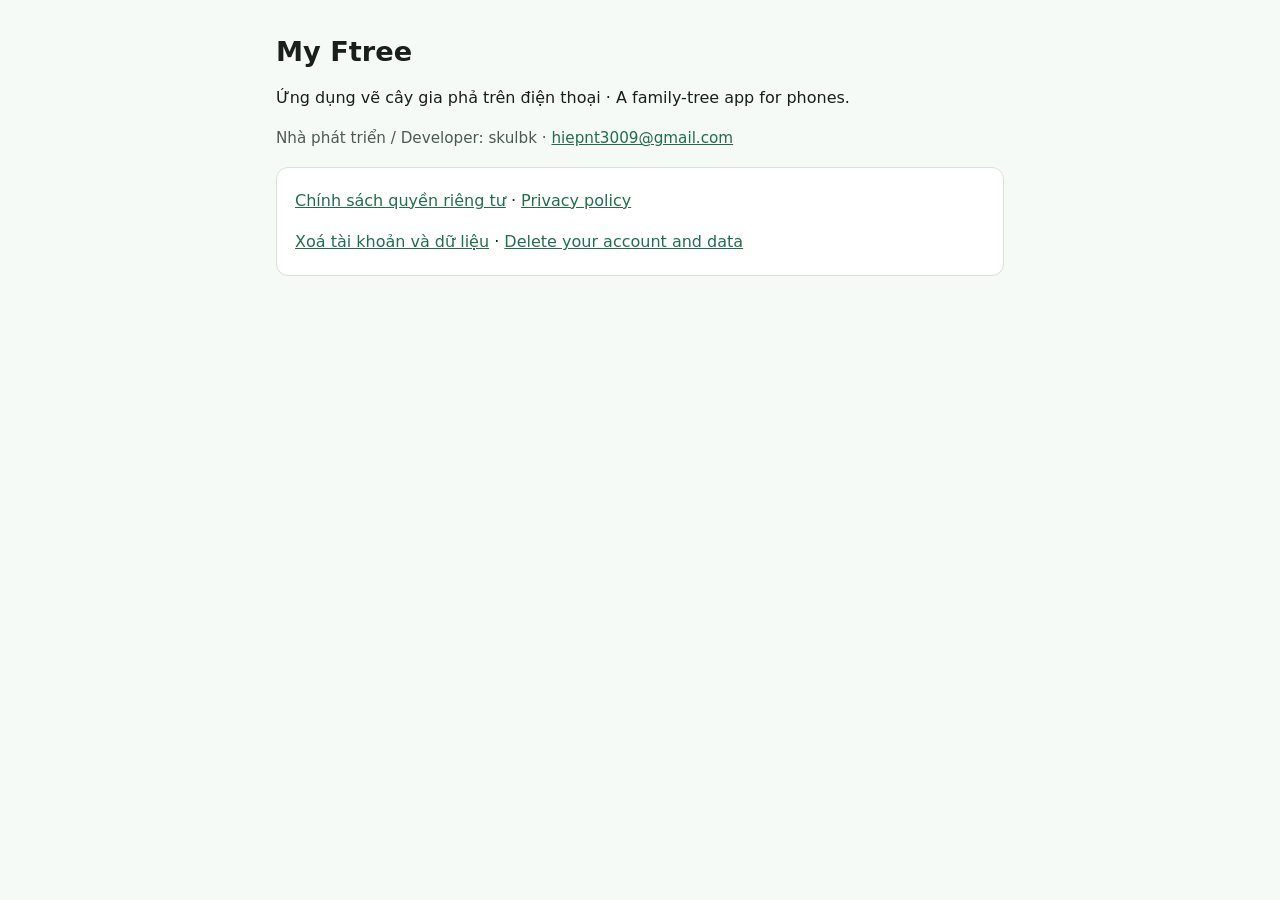
<file: index.html>
<!doctype html>
<html lang="vi">
<head>
<meta charset="utf-8">
<meta name="viewport" content="width=device-width, initial-scale=1">
<title>My Ftree</title>
<meta name="description" content="My Ftree – ứng dụng vẽ cây gia phả / family tree app">
<link rel="stylesheet" href="style.css">
</head>
<body>
<main>
<h1>My Ftree</h1>
<p>Ứng dụng vẽ cây gia phả trên điện thoại · A family-tree app for phones.</p>
<p class="meta">Nhà phát triển / Developer: skulbk · <a href="mailto:hiepnt3009@gmail.com">hiepnt3009@gmail.com</a></p>
<div class="card">
<p><a href="privacy.html">Chính sách quyền riêng tư</a> · <a href="privacy.html#en">Privacy policy</a></p>
<p><a href="delete-account.html">Xoá tài khoản và dữ liệu</a> · <a href="delete-account.html#en">Delete your account and data</a></p>
</div>
</main>
</body>
</html>
</file>
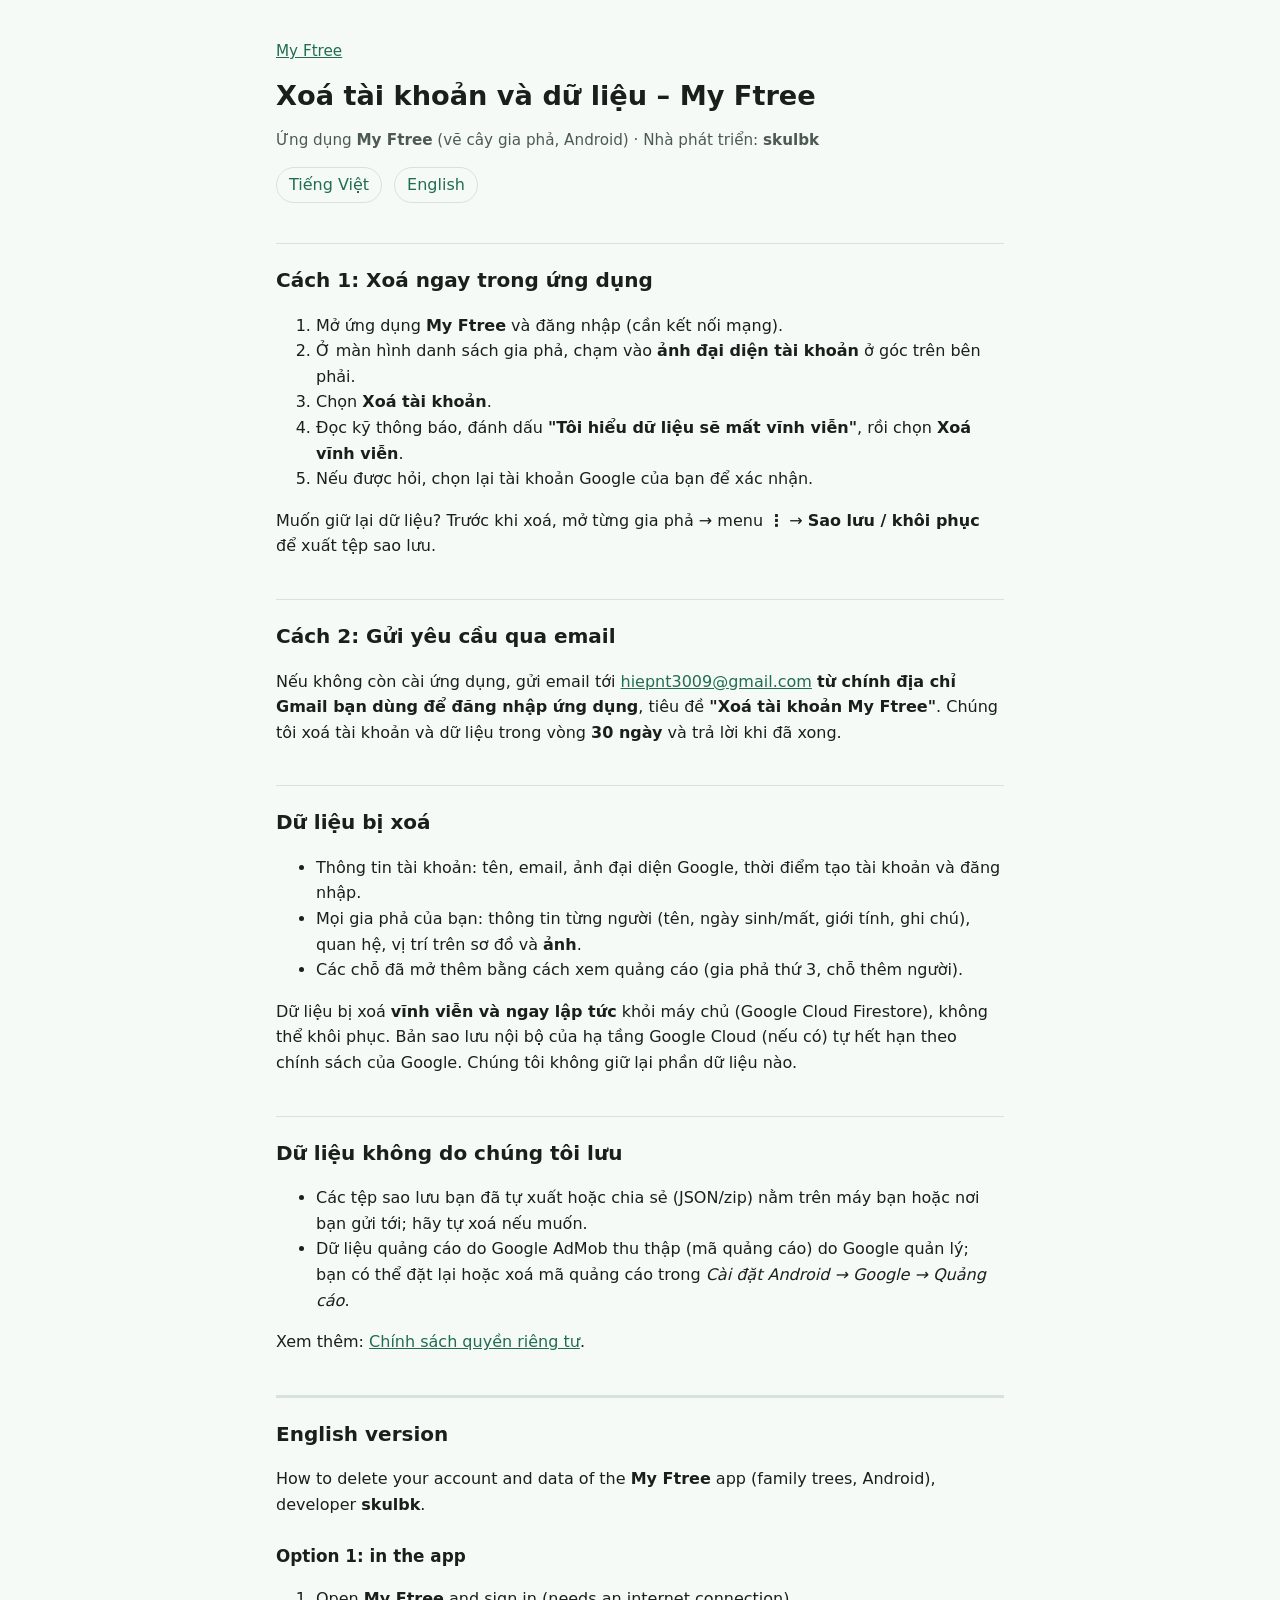
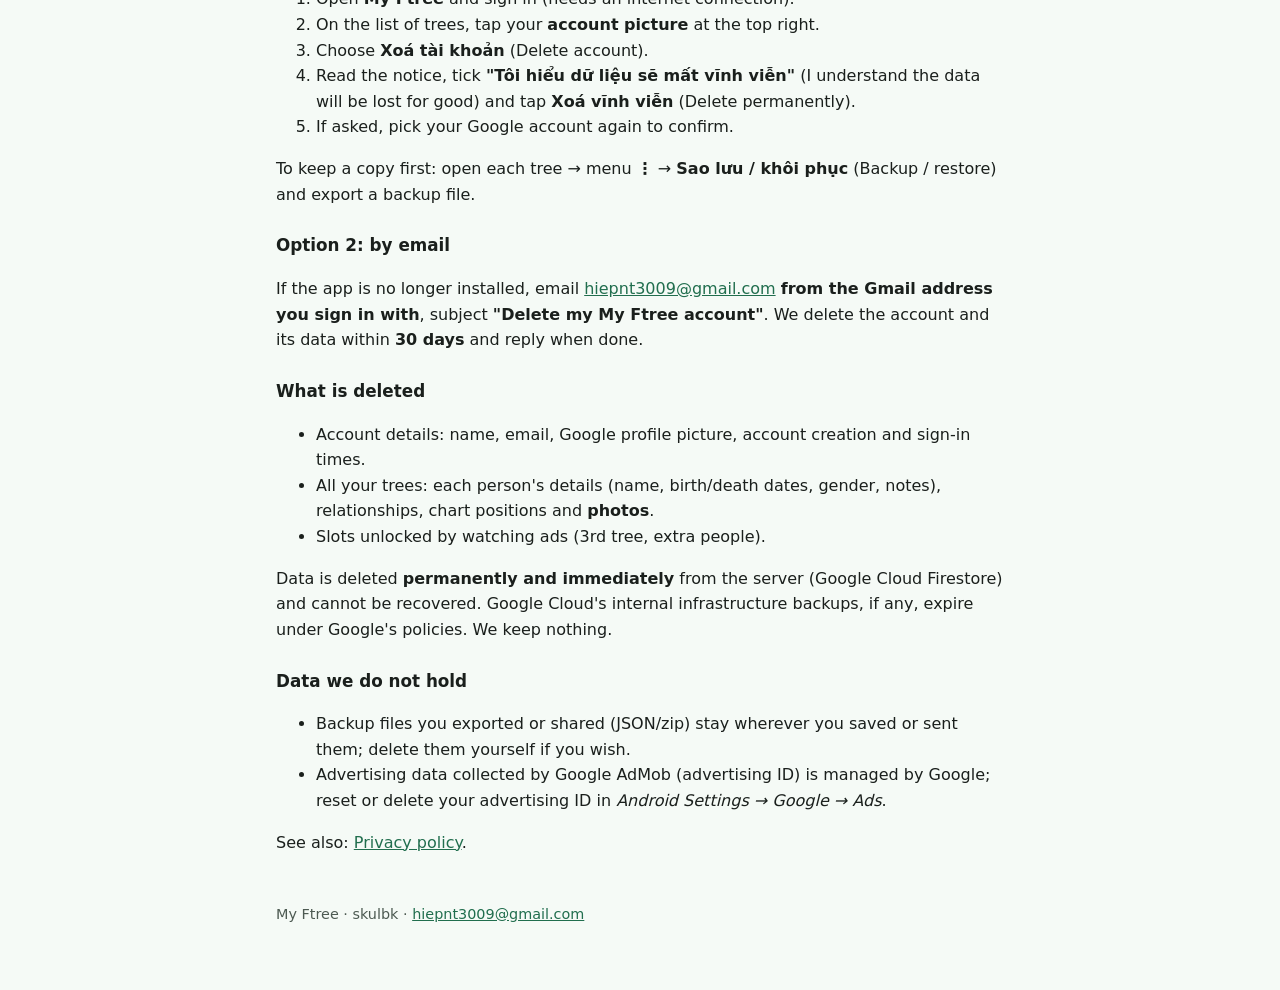
<file: delete-account.html>
<!doctype html>
<html lang="vi">
<head>
<meta charset="utf-8">
<meta name="viewport" content="width=device-width, initial-scale=1">
<title>Xoá tài khoản – My Ftree</title>
<meta name="description" content="Cách xoá tài khoản và dữ liệu của ứng dụng My Ftree / How to delete your My Ftree account and data">
<link rel="stylesheet" href="style.css">
</head>
<body>
<main>
<p class="meta"><a href="./">My Ftree</a></p>
<h1>Xoá tài khoản và dữ liệu – My Ftree</h1>
<p class="meta">Ứng dụng <strong>My Ftree</strong> (vẽ cây gia phả, Android) · Nhà phát triển: <strong>skulbk</strong></p>
<nav class="lang"><a href="#vi">Tiếng Việt</a><a href="#en">English</a></nav>

<section id="vi" lang="vi">
<h2>Cách 1: Xoá ngay trong ứng dụng</h2>
<ol>
<li>Mở ứng dụng <strong>My Ftree</strong> và đăng nhập (cần kết nối mạng).</li>
<li>Ở màn hình danh sách gia phả, chạm vào <strong>ảnh đại diện tài khoản</strong> ở góc trên bên phải.</li>
<li>Chọn <strong>Xoá tài khoản</strong>.</li>
<li>Đọc kỹ thông báo, đánh dấu <strong>"Tôi hiểu dữ liệu sẽ mất vĩnh viễn"</strong>, rồi chọn <strong>Xoá vĩnh viễn</strong>.</li>
<li>Nếu được hỏi, chọn lại tài khoản Google của bạn để xác nhận.</li>
</ol>
<p>Muốn giữ lại dữ liệu? Trước khi xoá, mở từng gia phả → menu <strong>⋮</strong> → <strong>Sao lưu / khôi phục</strong> để xuất tệp sao lưu.</p>

<h2>Cách 2: Gửi yêu cầu qua email</h2>
<p>Nếu không còn cài ứng dụng, gửi email tới <a href="mailto:hiepnt3009@gmail.com?subject=X%C3%B3a%20t%C3%A0i%20kho%E1%BA%A3n%20My%20Ftree">hiepnt3009@gmail.com</a> <strong>từ chính địa chỉ Gmail bạn dùng để đăng nhập ứng dụng</strong>, tiêu đề <strong>"Xoá tài khoản My Ftree"</strong>. Chúng tôi xoá tài khoản và dữ liệu trong vòng <strong>30 ngày</strong> và trả lời khi đã xong.</p>

<h2>Dữ liệu bị xoá</h2>
<ul>
<li>Thông tin tài khoản: tên, email, ảnh đại diện Google, thời điểm tạo tài khoản và đăng nhập.</li>
<li>Mọi gia phả của bạn: thông tin từng người (tên, ngày sinh/mất, giới tính, ghi chú), quan hệ, vị trí trên sơ đồ và <strong>ảnh</strong>.</li>
<li>Các chỗ đã mở thêm bằng cách xem quảng cáo (gia phả thứ 3, chỗ thêm người).</li>
</ul>
<p>Dữ liệu bị xoá <strong>vĩnh viễn và ngay lập tức</strong> khỏi máy chủ (Google Cloud Firestore), không thể khôi phục. Bản sao lưu nội bộ của hạ tầng Google Cloud (nếu có) tự hết hạn theo chính sách của Google. Chúng tôi không giữ lại phần dữ liệu nào.</p>

<h2>Dữ liệu không do chúng tôi lưu</h2>
<ul>
<li>Các tệp sao lưu bạn đã tự xuất hoặc chia sẻ (JSON/zip) nằm trên máy bạn hoặc nơi bạn gửi tới; hãy tự xoá nếu muốn.</li>
<li>Dữ liệu quảng cáo do Google AdMob thu thập (mã quảng cáo) do Google quản lý; bạn có thể đặt lại hoặc xoá mã quảng cáo trong <em>Cài đặt Android → Google → Quảng cáo</em>.</li>
</ul>
<p>Xem thêm: <a href="privacy.html">Chính sách quyền riêng tư</a>.</p>
</section>

<section id="en" lang="en">
<h2 style="border-top-width:3px">English version</h2>
<p>How to delete your account and data of the <strong>My Ftree</strong> app (family trees, Android), developer <strong>skulbk</strong>.</p>
<h3>Option 1: in the app</h3>
<ol>
<li>Open <strong>My Ftree</strong> and sign in (needs an internet connection).</li>
<li>On the list of trees, tap your <strong>account picture</strong> at the top right.</li>
<li>Choose <strong>Xoá tài khoản</strong> (Delete account).</li>
<li>Read the notice, tick <strong>"Tôi hiểu dữ liệu sẽ mất vĩnh viễn"</strong> (I understand the data will be lost for good) and tap <strong>Xoá vĩnh viễn</strong> (Delete permanently).</li>
<li>If asked, pick your Google account again to confirm.</li>
</ol>
<p>To keep a copy first: open each tree → menu <strong>⋮</strong> → <strong>Sao lưu / khôi phục</strong> (Backup / restore) and export a backup file.</p>
<h3>Option 2: by email</h3>
<p>If the app is no longer installed, email <a href="mailto:hiepnt3009@gmail.com?subject=Delete%20my%20My%20Ftree%20account">hiepnt3009@gmail.com</a> <strong>from the Gmail address you sign in with</strong>, subject <strong>"Delete my My Ftree account"</strong>. We delete the account and its data within <strong>30 days</strong> and reply when done.</p>
<h3>What is deleted</h3>
<ul>
<li>Account details: name, email, Google profile picture, account creation and sign-in times.</li>
<li>All your trees: each person's details (name, birth/death dates, gender, notes), relationships, chart positions and <strong>photos</strong>.</li>
<li>Slots unlocked by watching ads (3rd tree, extra people).</li>
</ul>
<p>Data is deleted <strong>permanently and immediately</strong> from the server (Google Cloud Firestore) and cannot be recovered. Google Cloud's internal infrastructure backups, if any, expire under Google's policies. We keep nothing.</p>
<h3>Data we do not hold</h3>
<ul>
<li>Backup files you exported or shared (JSON/zip) stay wherever you saved or sent them; delete them yourself if you wish.</li>
<li>Advertising data collected by Google AdMob (advertising ID) is managed by Google; reset or delete your advertising ID in <em>Android Settings → Google → Ads</em>.</li>
</ul>
<p>See also: <a href="privacy.html#en">Privacy policy</a>.</p>
</section>

<footer>My Ftree · skulbk · <a href="mailto:hiepnt3009@gmail.com">hiepnt3009@gmail.com</a></footer>
</main>
</body>
</html>
</file>
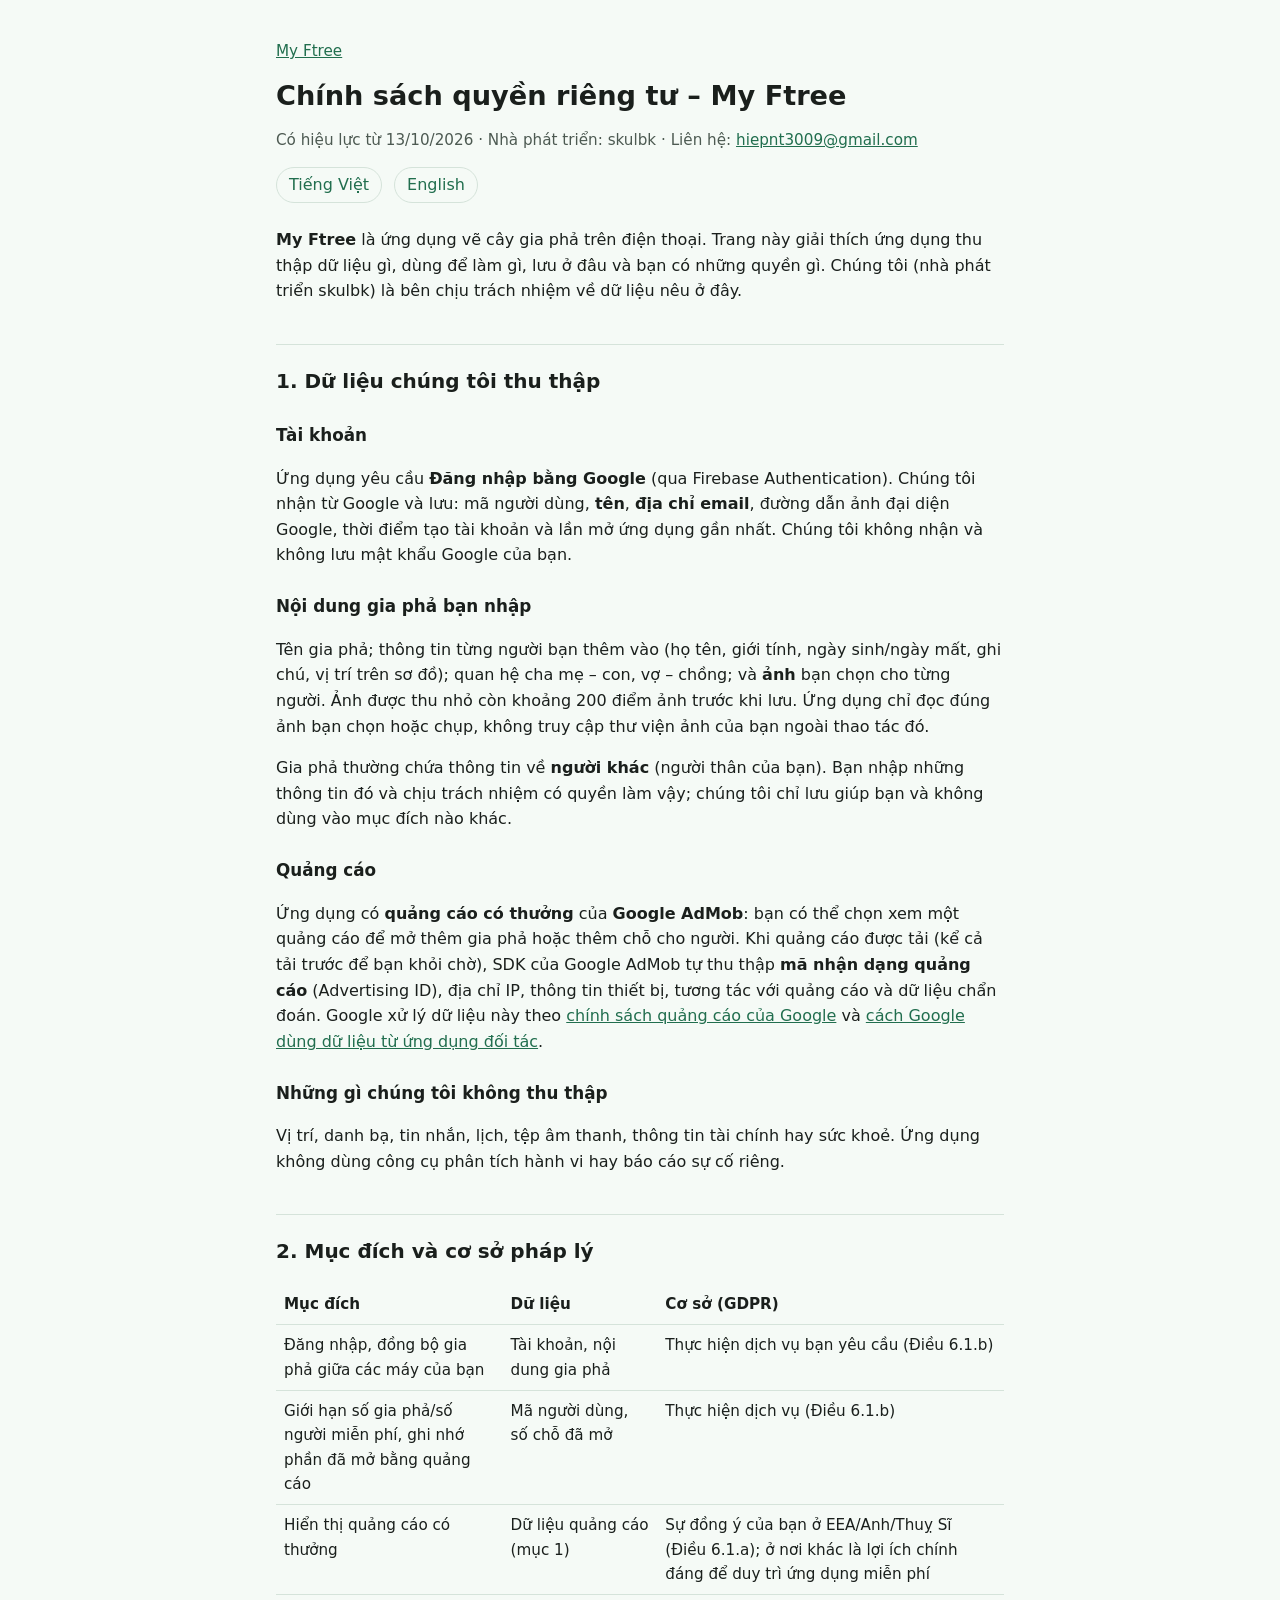
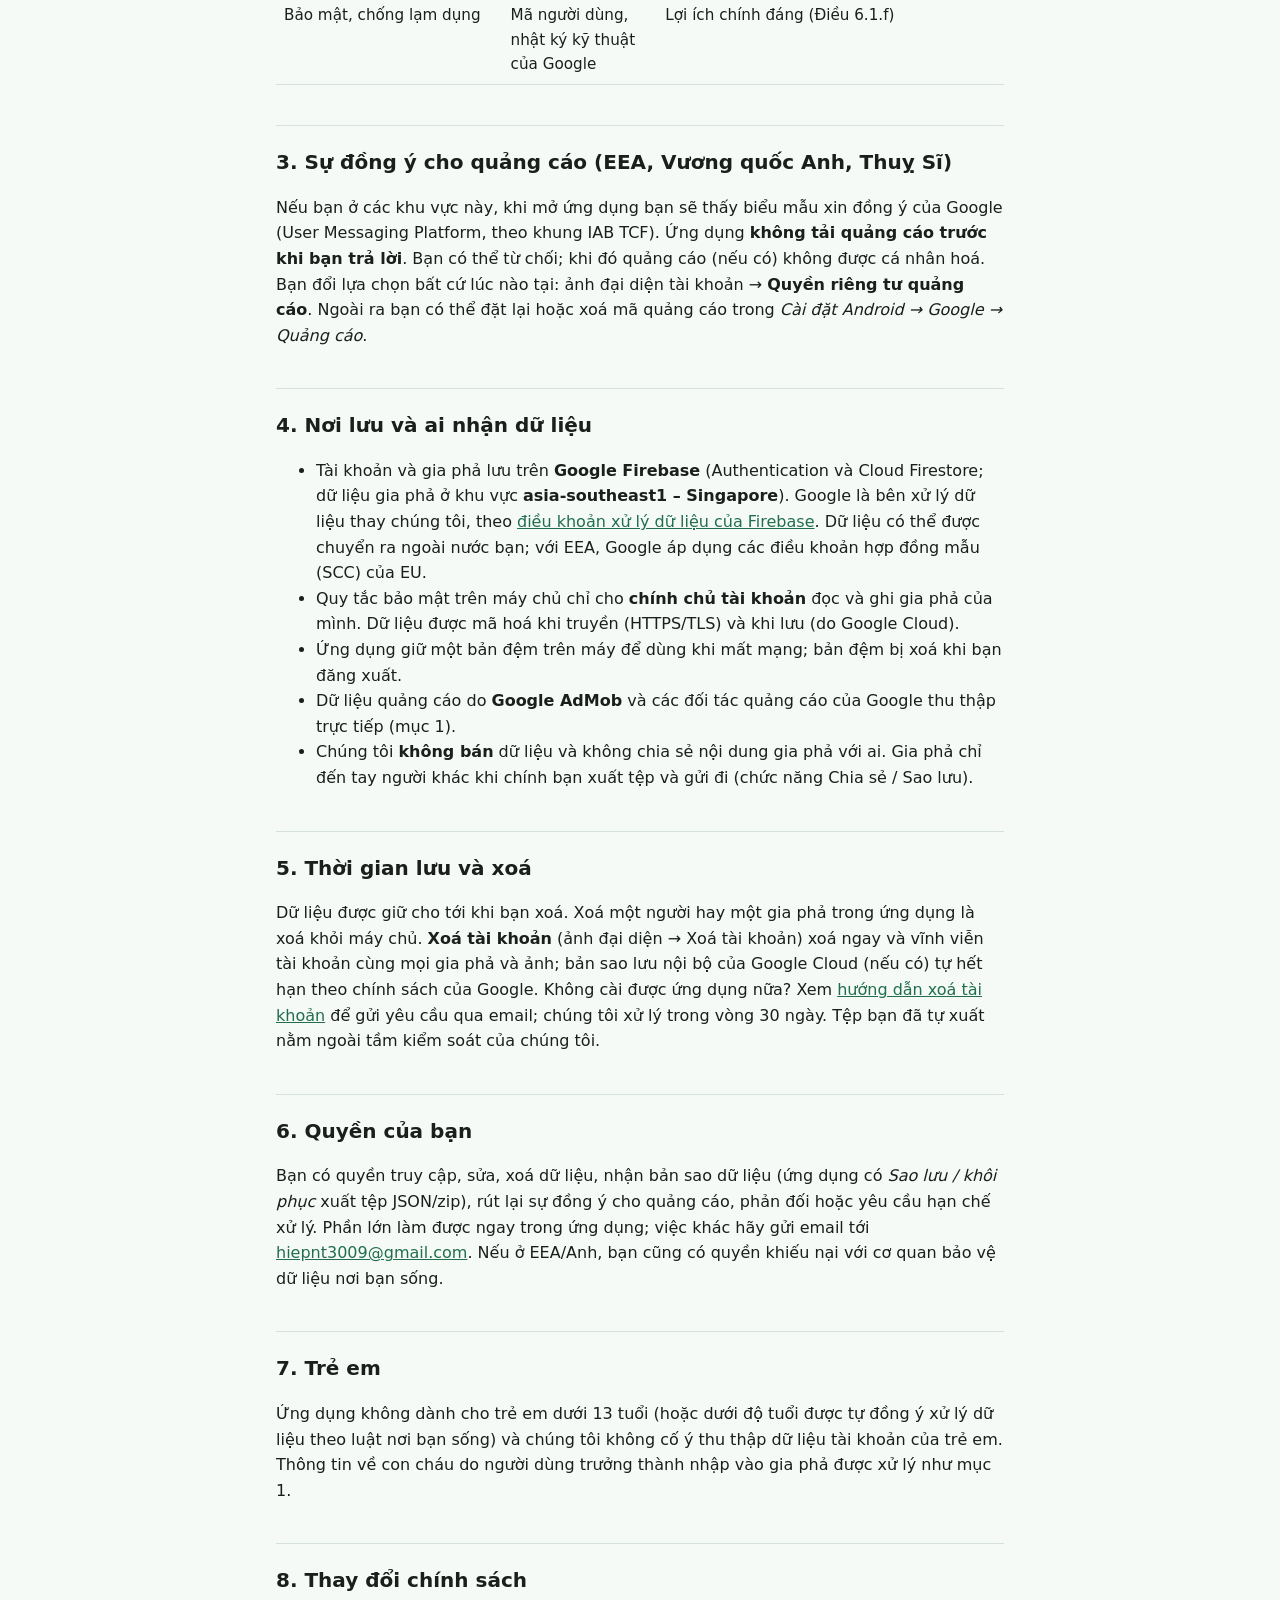
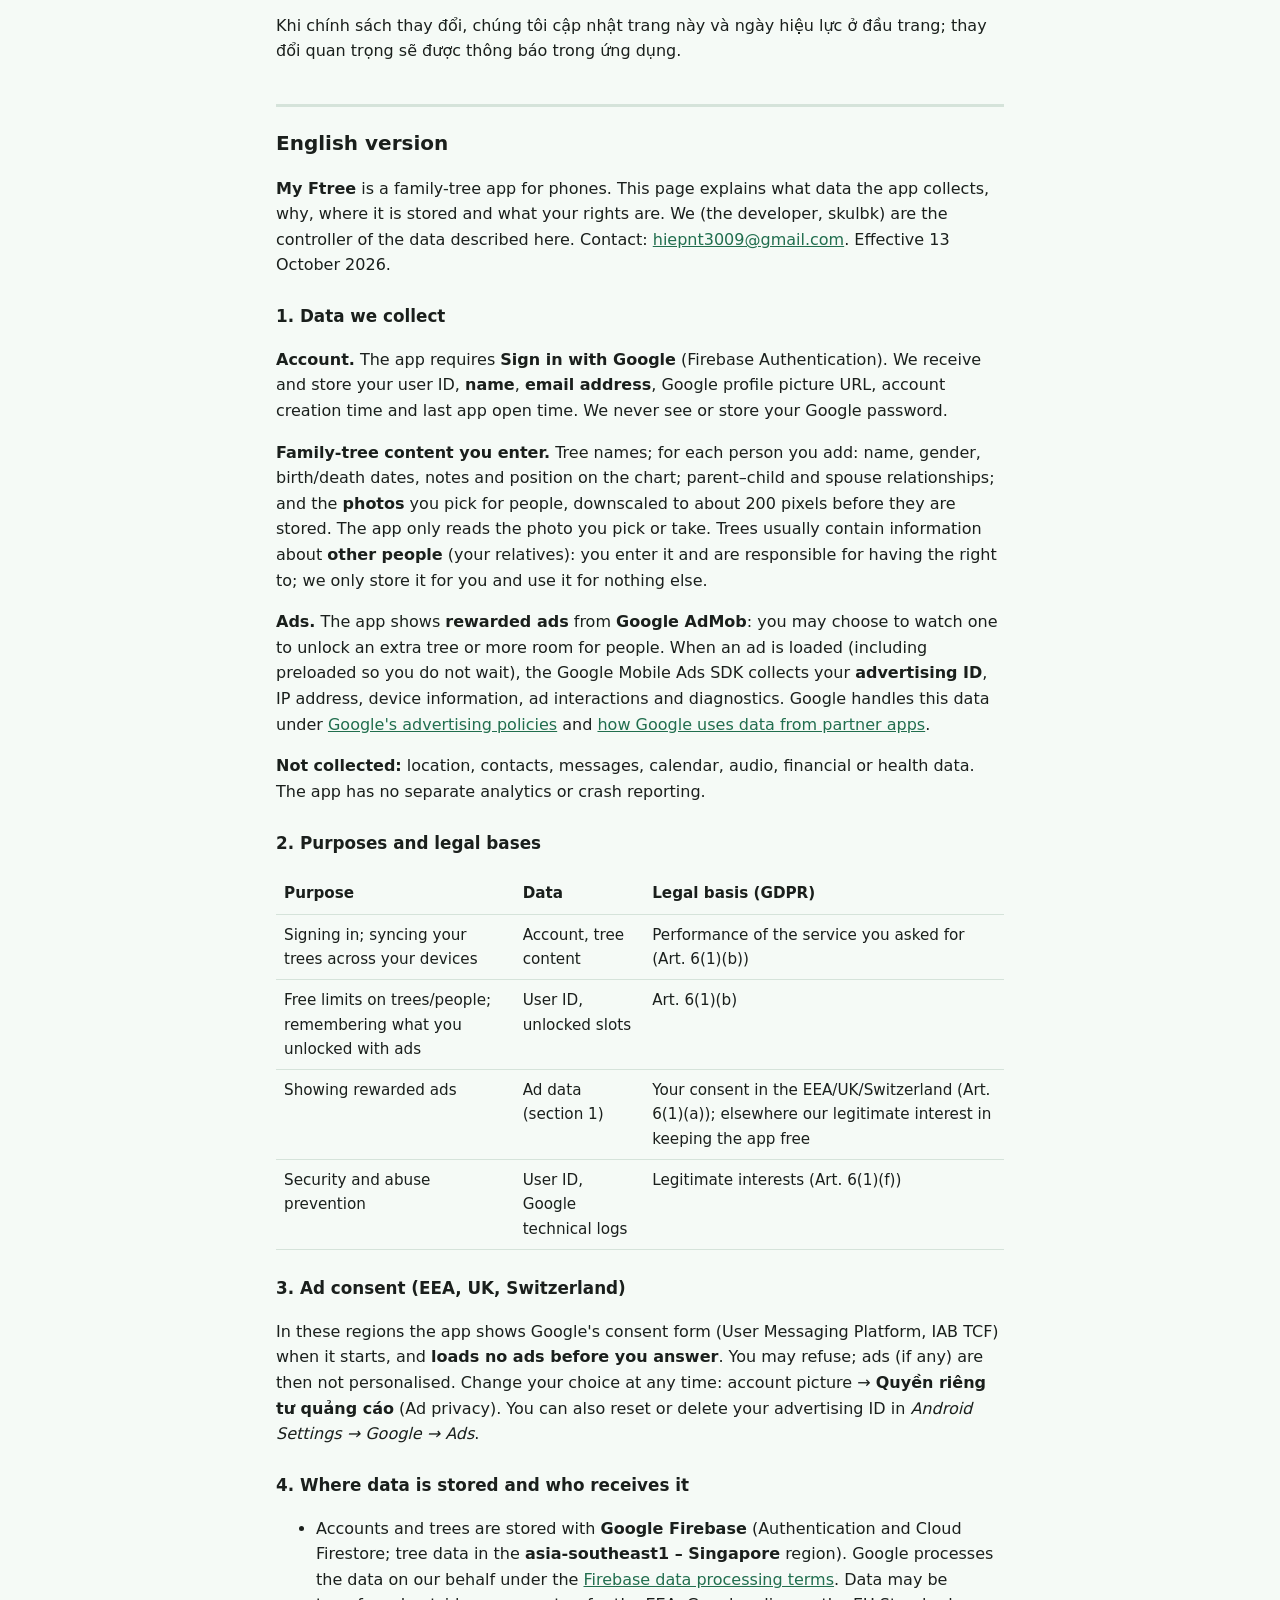
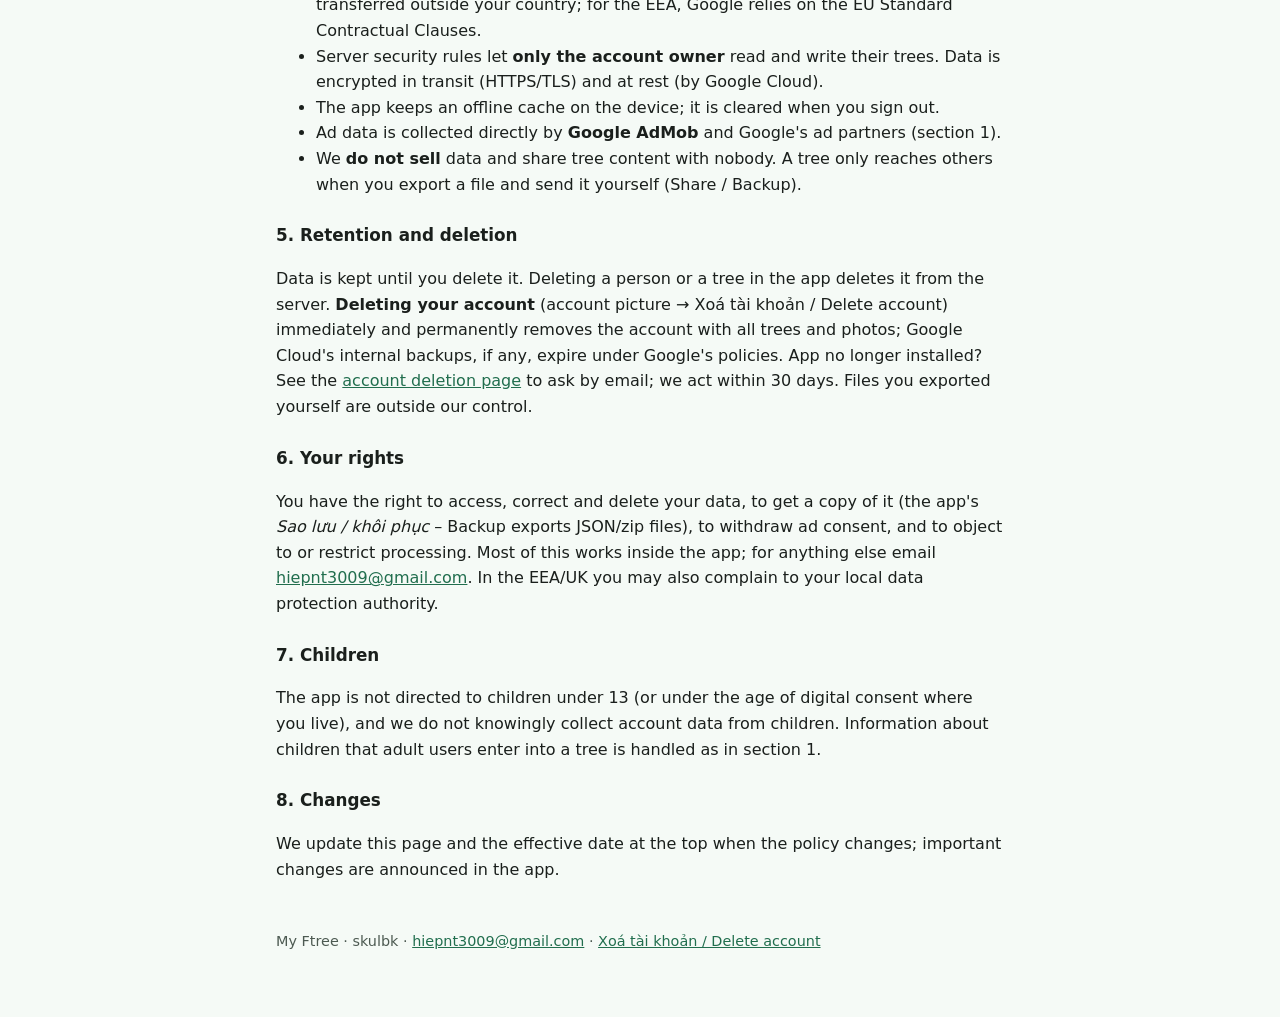
<file: privacy.html>
<!doctype html>
<html lang="vi">
<head>
<meta charset="utf-8">
<meta name="viewport" content="width=device-width, initial-scale=1">
<title>Chính sách quyền riêng tư – My Ftree</title>
<meta name="description" content="Chính sách quyền riêng tư của ứng dụng My Ftree / Privacy policy of the My Ftree app">
<link rel="stylesheet" href="style.css">
</head>
<body>
<main>
<p class="meta"><a href="./">My Ftree</a></p>
<h1>Chính sách quyền riêng tư – My Ftree</h1>
<p class="meta">Có hiệu lực từ 13/10/2026 · Nhà phát triển: skulbk · Liên hệ: <a href="mailto:hiepnt3009@gmail.com">hiepnt3009@gmail.com</a></p>
<nav class="lang"><a href="#vi">Tiếng Việt</a><a href="#en">English</a></nav>

<section id="vi" lang="vi">
<p><strong>My Ftree</strong> là ứng dụng vẽ cây gia phả trên điện thoại. Trang này giải thích ứng dụng thu thập dữ liệu gì, dùng để làm gì, lưu ở đâu và bạn có những quyền gì. Chúng tôi (nhà phát triển skulbk) là bên chịu trách nhiệm về dữ liệu nêu ở đây.</p>

<h2>1. Dữ liệu chúng tôi thu thập</h2>
<h3>Tài khoản</h3>
<p>Ứng dụng yêu cầu <strong>Đăng nhập bằng Google</strong> (qua Firebase Authentication). Chúng tôi nhận từ Google và lưu: mã người dùng, <strong>tên</strong>, <strong>địa chỉ email</strong>, đường dẫn ảnh đại diện Google, thời điểm tạo tài khoản và lần mở ứng dụng gần nhất. Chúng tôi không nhận và không lưu mật khẩu Google của bạn.</p>
<h3>Nội dung gia phả bạn nhập</h3>
<p>Tên gia phả; thông tin từng người bạn thêm vào (họ tên, giới tính, ngày sinh/ngày mất, ghi chú, vị trí trên sơ đồ); quan hệ cha mẹ – con, vợ – chồng; và <strong>ảnh</strong> bạn chọn cho từng người. Ảnh được thu nhỏ còn khoảng 200 điểm ảnh trước khi lưu. Ứng dụng chỉ đọc đúng ảnh bạn chọn hoặc chụp, không truy cập thư viện ảnh của bạn ngoài thao tác đó.</p>
<p>Gia phả thường chứa thông tin về <strong>người khác</strong> (người thân của bạn). Bạn nhập những thông tin đó và chịu trách nhiệm có quyền làm vậy; chúng tôi chỉ lưu giúp bạn và không dùng vào mục đích nào khác.</p>
<h3>Quảng cáo</h3>
<p>Ứng dụng có <strong>quảng cáo có thưởng</strong> của <strong>Google AdMob</strong>: bạn có thể chọn xem một quảng cáo để mở thêm gia phả hoặc thêm chỗ cho người. Khi quảng cáo được tải (kể cả tải trước để bạn khỏi chờ), SDK của Google AdMob tự thu thập <strong>mã nhận dạng quảng cáo</strong> (Advertising ID), địa chỉ IP, thông tin thiết bị, tương tác với quảng cáo và dữ liệu chẩn đoán. Google xử lý dữ liệu này theo <a href="https://policies.google.com/technologies/ads">chính sách quảng cáo của Google</a> và <a href="https://policies.google.com/technologies/partner-sites">cách Google dùng dữ liệu từ ứng dụng đối tác</a>.</p>
<h3>Những gì chúng tôi không thu thập</h3>
<p>Vị trí, danh bạ, tin nhắn, lịch, tệp âm thanh, thông tin tài chính hay sức khoẻ. Ứng dụng không dùng công cụ phân tích hành vi hay báo cáo sự cố riêng.</p>

<h2>2. Mục đích và cơ sở pháp lý</h2>
<div class="scroll"><table>
<tr><th>Mục đích</th><th>Dữ liệu</th><th>Cơ sở (GDPR)</th></tr>
<tr><td>Đăng nhập, đồng bộ gia phả giữa các máy của bạn</td><td>Tài khoản, nội dung gia phả</td><td>Thực hiện dịch vụ bạn yêu cầu (Điều 6.1.b)</td></tr>
<tr><td>Giới hạn số gia phả/số người miễn phí, ghi nhớ phần đã mở bằng quảng cáo</td><td>Mã người dùng, số chỗ đã mở</td><td>Thực hiện dịch vụ (Điều 6.1.b)</td></tr>
<tr><td>Hiển thị quảng cáo có thưởng</td><td>Dữ liệu quảng cáo (mục 1)</td><td>Sự đồng ý của bạn ở EEA/Anh/Thuỵ Sĩ (Điều 6.1.a); ở nơi khác là lợi ích chính đáng để duy trì ứng dụng miễn phí</td></tr>
<tr><td>Bảo mật, chống lạm dụng</td><td>Mã người dùng, nhật ký kỹ thuật của Google</td><td>Lợi ích chính đáng (Điều 6.1.f)</td></tr>
</table></div>

<h2>3. Sự đồng ý cho quảng cáo (EEA, Vương quốc Anh, Thuỵ Sĩ)</h2>
<p>Nếu bạn ở các khu vực này, khi mở ứng dụng bạn sẽ thấy biểu mẫu xin đồng ý của Google (User Messaging Platform, theo khung IAB TCF). Ứng dụng <strong>không tải quảng cáo trước khi bạn trả lời</strong>. Bạn có thể từ chối; khi đó quảng cáo (nếu có) không được cá nhân hoá. Bạn đổi lựa chọn bất cứ lúc nào tại: ảnh đại diện tài khoản → <strong>Quyền riêng tư quảng cáo</strong>. Ngoài ra bạn có thể đặt lại hoặc xoá mã quảng cáo trong <em>Cài đặt Android → Google → Quảng cáo</em>.</p>

<h2>4. Nơi lưu và ai nhận dữ liệu</h2>
<ul>
<li>Tài khoản và gia phả lưu trên <strong>Google Firebase</strong> (Authentication và Cloud Firestore; dữ liệu gia phả ở khu vực <strong>asia-southeast1 – Singapore</strong>). Google là bên xử lý dữ liệu thay chúng tôi, theo <a href="https://firebase.google.com/terms/data-processing-terms">điều khoản xử lý dữ liệu của Firebase</a>. Dữ liệu có thể được chuyển ra ngoài nước bạn; với EEA, Google áp dụng các điều khoản hợp đồng mẫu (SCC) của EU.</li>
<li>Quy tắc bảo mật trên máy chủ chỉ cho <strong>chính chủ tài khoản</strong> đọc và ghi gia phả của mình. Dữ liệu được mã hoá khi truyền (HTTPS/TLS) và khi lưu (do Google Cloud).</li>
<li>Ứng dụng giữ một bản đệm trên máy để dùng khi mất mạng; bản đệm bị xoá khi bạn đăng xuất.</li>
<li>Dữ liệu quảng cáo do <strong>Google AdMob</strong> và các đối tác quảng cáo của Google thu thập trực tiếp (mục 1).</li>
<li>Chúng tôi <strong>không bán</strong> dữ liệu và không chia sẻ nội dung gia phả với ai. Gia phả chỉ đến tay người khác khi chính bạn xuất tệp và gửi đi (chức năng Chia sẻ / Sao lưu).</li>
</ul>

<h2>5. Thời gian lưu và xoá</h2>
<p>Dữ liệu được giữ cho tới khi bạn xoá. Xoá một người hay một gia phả trong ứng dụng là xoá khỏi máy chủ. <strong>Xoá tài khoản</strong> (ảnh đại diện → Xoá tài khoản) xoá ngay và vĩnh viễn tài khoản cùng mọi gia phả và ảnh; bản sao lưu nội bộ của Google Cloud (nếu có) tự hết hạn theo chính sách của Google. Không cài được ứng dụng nữa? Xem <a href="delete-account.html">hướng dẫn xoá tài khoản</a> để gửi yêu cầu qua email; chúng tôi xử lý trong vòng 30 ngày. Tệp bạn đã tự xuất nằm ngoài tầm kiểm soát của chúng tôi.</p>

<h2>6. Quyền của bạn</h2>
<p>Bạn có quyền truy cập, sửa, xoá dữ liệu, nhận bản sao dữ liệu (ứng dụng có <em>Sao lưu / khôi phục</em> xuất tệp JSON/zip), rút lại sự đồng ý cho quảng cáo, phản đối hoặc yêu cầu hạn chế xử lý. Phần lớn làm được ngay trong ứng dụng; việc khác hãy gửi email tới <a href="mailto:hiepnt3009@gmail.com">hiepnt3009@gmail.com</a>. Nếu ở EEA/Anh, bạn cũng có quyền khiếu nại với cơ quan bảo vệ dữ liệu nơi bạn sống.</p>

<h2>7. Trẻ em</h2>
<p>Ứng dụng không dành cho trẻ em dưới 13 tuổi (hoặc dưới độ tuổi được tự đồng ý xử lý dữ liệu theo luật nơi bạn sống) và chúng tôi không cố ý thu thập dữ liệu tài khoản của trẻ em. Thông tin về con cháu do người dùng trưởng thành nhập vào gia phả được xử lý như mục 1.</p>

<h2>8. Thay đổi chính sách</h2>
<p>Khi chính sách thay đổi, chúng tôi cập nhật trang này và ngày hiệu lực ở đầu trang; thay đổi quan trọng sẽ được thông báo trong ứng dụng.</p>
</section>

<section id="en" lang="en">
<h2 style="border-top-width:3px">English version</h2>
<p><strong>My Ftree</strong> is a family-tree app for phones. This page explains what data the app collects, why, where it is stored and what your rights are. We (the developer, skulbk) are the controller of the data described here. Contact: <a href="mailto:hiepnt3009@gmail.com">hiepnt3009@gmail.com</a>. Effective 13 October 2026.</p>

<h3>1. Data we collect</h3>
<p><strong>Account.</strong> The app requires <strong>Sign in with Google</strong> (Firebase Authentication). We receive and store your user ID, <strong>name</strong>, <strong>email address</strong>, Google profile picture URL, account creation time and last app open time. We never see or store your Google password.</p>
<p><strong>Family-tree content you enter.</strong> Tree names; for each person you add: name, gender, birth/death dates, notes and position on the chart; parent–child and spouse relationships; and the <strong>photos</strong> you pick for people, downscaled to about 200 pixels before they are stored. The app only reads the photo you pick or take. Trees usually contain information about <strong>other people</strong> (your relatives): you enter it and are responsible for having the right to; we only store it for you and use it for nothing else.</p>
<p><strong>Ads.</strong> The app shows <strong>rewarded ads</strong> from <strong>Google AdMob</strong>: you may choose to watch one to unlock an extra tree or more room for people. When an ad is loaded (including preloaded so you do not wait), the Google Mobile Ads SDK collects your <strong>advertising ID</strong>, IP address, device information, ad interactions and diagnostics. Google handles this data under <a href="https://policies.google.com/technologies/ads">Google's advertising policies</a> and <a href="https://policies.google.com/technologies/partner-sites">how Google uses data from partner apps</a>.</p>
<p><strong>Not collected:</strong> location, contacts, messages, calendar, audio, financial or health data. The app has no separate analytics or crash reporting.</p>

<h3>2. Purposes and legal bases</h3>
<div class="scroll"><table>
<tr><th>Purpose</th><th>Data</th><th>Legal basis (GDPR)</th></tr>
<tr><td>Signing in; syncing your trees across your devices</td><td>Account, tree content</td><td>Performance of the service you asked for (Art. 6(1)(b))</td></tr>
<tr><td>Free limits on trees/people; remembering what you unlocked with ads</td><td>User ID, unlocked slots</td><td>Art. 6(1)(b)</td></tr>
<tr><td>Showing rewarded ads</td><td>Ad data (section 1)</td><td>Your consent in the EEA/UK/Switzerland (Art. 6(1)(a)); elsewhere our legitimate interest in keeping the app free</td></tr>
<tr><td>Security and abuse prevention</td><td>User ID, Google technical logs</td><td>Legitimate interests (Art. 6(1)(f))</td></tr>
</table></div>

<h3>3. Ad consent (EEA, UK, Switzerland)</h3>
<p>In these regions the app shows Google's consent form (User Messaging Platform, IAB TCF) when it starts, and <strong>loads no ads before you answer</strong>. You may refuse; ads (if any) are then not personalised. Change your choice at any time: account picture → <strong>Quyền riêng tư quảng cáo</strong> (Ad privacy). You can also reset or delete your advertising ID in <em>Android Settings → Google → Ads</em>.</p>

<h3>4. Where data is stored and who receives it</h3>
<ul>
<li>Accounts and trees are stored with <strong>Google Firebase</strong> (Authentication and Cloud Firestore; tree data in the <strong>asia-southeast1 – Singapore</strong> region). Google processes the data on our behalf under the <a href="https://firebase.google.com/terms/data-processing-terms">Firebase data processing terms</a>. Data may be transferred outside your country; for the EEA, Google relies on the EU Standard Contractual Clauses.</li>
<li>Server security rules let <strong>only the account owner</strong> read and write their trees. Data is encrypted in transit (HTTPS/TLS) and at rest (by Google Cloud).</li>
<li>The app keeps an offline cache on the device; it is cleared when you sign out.</li>
<li>Ad data is collected directly by <strong>Google AdMob</strong> and Google's ad partners (section 1).</li>
<li>We <strong>do not sell</strong> data and share tree content with nobody. A tree only reaches others when you export a file and send it yourself (Share / Backup).</li>
</ul>

<h3>5. Retention and deletion</h3>
<p>Data is kept until you delete it. Deleting a person or a tree in the app deletes it from the server. <strong>Deleting your account</strong> (account picture → Xoá tài khoản / Delete account) immediately and permanently removes the account with all trees and photos; Google Cloud's internal backups, if any, expire under Google's policies. App no longer installed? See the <a href="delete-account.html#en">account deletion page</a> to ask by email; we act within 30 days. Files you exported yourself are outside our control.</p>

<h3>6. Your rights</h3>
<p>You have the right to access, correct and delete your data, to get a copy of it (the app's <em>Sao lưu / khôi phục</em> – Backup exports JSON/zip files), to withdraw ad consent, and to object to or restrict processing. Most of this works inside the app; for anything else email <a href="mailto:hiepnt3009@gmail.com">hiepnt3009@gmail.com</a>. In the EEA/UK you may also complain to your local data protection authority.</p>

<h3>7. Children</h3>
<p>The app is not directed to children under 13 (or under the age of digital consent where you live), and we do not knowingly collect account data from children. Information about children that adult users enter into a tree is handled as in section 1.</p>

<h3>8. Changes</h3>
<p>We update this page and the effective date at the top when the policy changes; important changes are announced in the app.</p>
</section>

<footer>My Ftree · skulbk · <a href="mailto:hiepnt3009@gmail.com">hiepnt3009@gmail.com</a> · <a href="delete-account.html">Xoá tài khoản / Delete account</a></footer>
</main>
</body>
</html>
</file>
<file: style.css>
:root {
  --bg: #f5faf6;
  --fg: #1a1f1c;
  --muted: #4d5a52;
  --accent: #216e4e;
  --card: #ffffff;
  --line: #d5e3da;
  color-scheme: light dark;
}
@media (prefers-color-scheme: dark) {
  :root {
    --bg: #111613;
    --fg: #e2e9e4;
    --muted: #a4b3aa;
    --accent: #8fd6b1;
    --card: #1a201c;
    --line: #2d3832;
  }
}
* { box-sizing: border-box; }
body {
  margin: 0;
  background: var(--bg);
  color: var(--fg);
  font: 16px/1.6 system-ui, -apple-system, "Segoe UI", Roboto, sans-serif;
}
main { max-width: 760px; margin: 0 auto; padding: 24px 16px 64px; }
h1 { font-size: 1.7rem; line-height: 1.25; margin: 0.4em 0; }
h2 { font-size: 1.25rem; margin-top: 2em; border-top: 1px solid var(--line); padding-top: 1em; }
h3 { font-size: 1.05rem; margin-top: 1.5em; }
a { color: var(--accent); }
.meta { color: var(--muted); font-size: 0.95rem; }
.lang { display: flex; gap: 12px; margin: 12px 0 24px; }
.lang a { padding: 4px 12px; border: 1px solid var(--line); border-radius: 999px; text-decoration: none; }
.card { background: var(--card); border: 1px solid var(--line); border-radius: 12px; padding: 4px 18px; margin: 16px 0; }
table { border-collapse: collapse; width: 100%; font-size: 0.95rem; }
th, td { text-align: left; vertical-align: top; padding: 8px; border-bottom: 1px solid var(--line); }
.scroll { overflow-x: auto; }
footer { margin-top: 48px; color: var(--muted); font-size: 0.9rem; }
</file>
